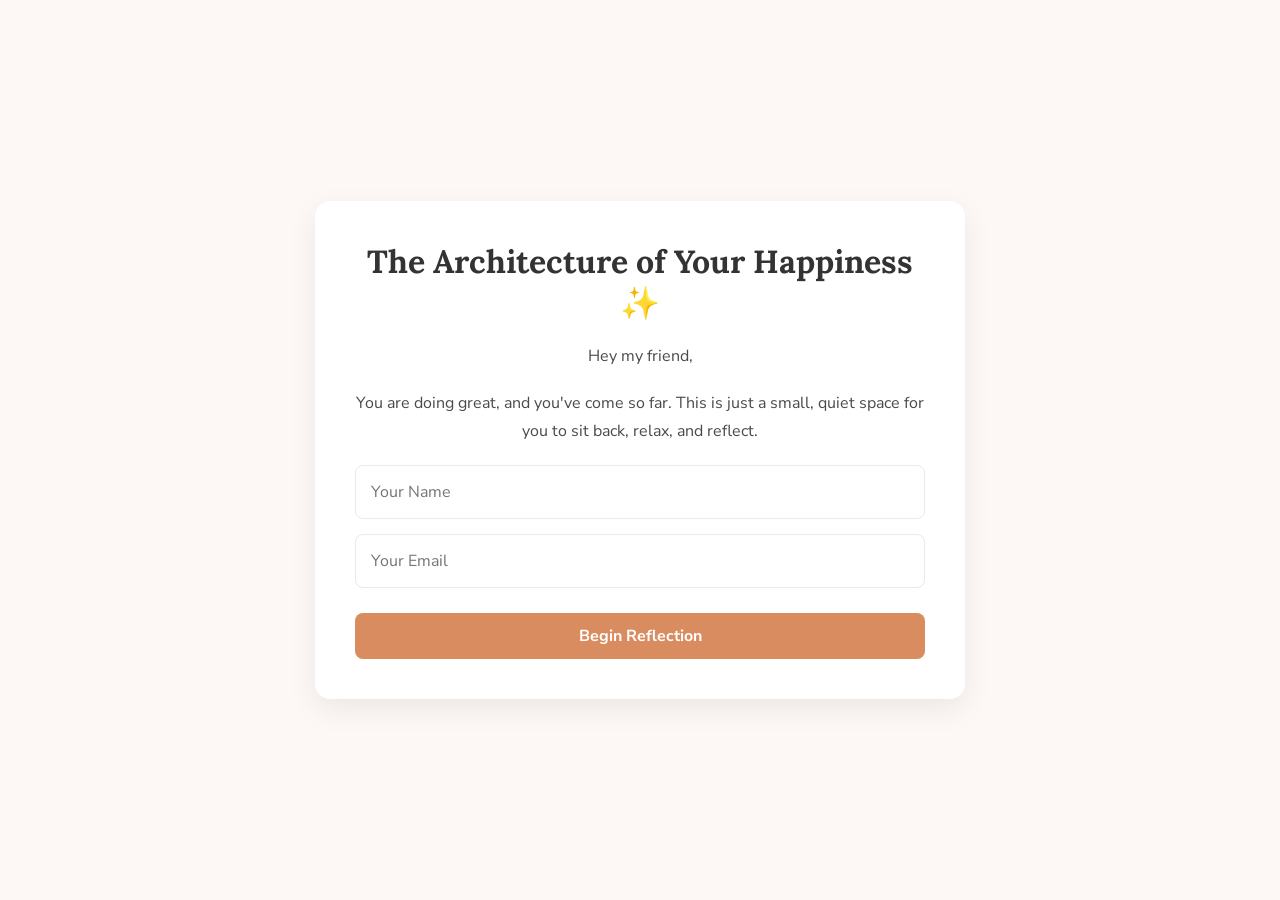
<file: index.html>
<!DOCTYPE html>
<html lang="en">
<head>
    <meta charset="UTF-8">
    <meta name="viewport" content="width=device-width, initial-scale=1.0">
    <title>The Architecture of Your Happiness</title>
    <link rel="stylesheet" href="style.css">
    <link rel="preconnect" href="https://fonts.googleapis.com">
    <link rel="preconnect" href="https://fonts.gstatic.com" crossorigin>
    <link href="https://fonts.googleapis.com/css2?family=Lora:ital,wght@0,400;0,700;1,400&family=Nunito+Sans:wght@400;700&display=swap" rel="stylesheet">
</head>
<body>

    <!-- Netlify form -->
    <form name="reflections" id="reflection-form" method="POST" data-netlify="true" netlify-honeypot="bot-field">
        
        <!-- Required hidden fields -->
        <input type="hidden" name="form-name" value="reflections" />
        <p class="hidden">
          <label>Don’t fill this out if you’re human: <input name="bot-field" /></label>
        </p>

        <div class="container">
            <!-- Intro Screen -->
            <div id="intro-screen" class="card active">
                <h1>The Architecture of Your Happiness ✨</h1>
                <p>Hey my friend,</p>
                <p>You are doing great, and you've come so far. This is just a small, quiet space for you to sit back, relax, and reflect.</p>
                
                <input type="text" id="user-name" name="name" placeholder="Your Name" required>
                <input type="email" id="user-email" name="email" placeholder="Your Email" required>
                
                <button id="start-btn" type="button">Begin Reflection</button>
            </div>

            <!-- Questionnaire Screen -->
            <div id="questionnaire-screen" class="card">
                <div class="progress-bar">
                    <div id="progress-bar-inner"></div>
                </div>
                <h2 id="question-title">Question Title</h2>
                <p id="question-text">This is where the question text will go.</p>
                <textarea id="answer-textarea" placeholder="Your thoughts..."></textarea>
                <div class="navigation">
                    <button id="prev-btn" type="button">Previous</button>
                    <button id="next-btn" type="button">Next</button> 
                </div>
            </div>

            <!-- Completion Screen -->
            <div id="completion-screen" class="card">
                <h1>Thank You ✨</h1>
                <p>Your reflections have been sent.</p>
                <p>I'm so grateful you took this time to share a piece of your world with me.</p>
            </div>
            
            <!-- Hidden answers field (populated by JS) -->
            <textarea name="All Answers" id="all-answers-hidden-input" style="display:none;"></textarea>
        </div>
    </form>

    <!-- Dummy hidden form to guarantee Netlify registers it at build time -->
    <form name="reflections" netlify hidden>
        <input type="text" name="name">
        <input type="email" name="email">
        <textarea name="All Answers"></textarea>
    </form>
    
    <script src="script.js"></script>
</body>
</html>
</file>
<file: style.css>
.hidden {
    display: none;
}

:root {
    --bg-color: #FDF8F5;
    --card-bg-color: #FFFFFF;
    --text-color: #4A4A4A;
    --heading-color: #333333;
    --accent-color: #D98C60;
    --accent-hover-color: #C77A4F;
    --border-color: #EAEAEA;
    --font-heading: 'Lora', serif;
    --font-body: 'Nunito Sans', sans-serif;
}

* { box-sizing: border-box; margin: 0; padding: 0; }
body { font-family: var(--font-body); background-color: var(--bg-color); color: var(--text-color); display: flex; justify-content: center; align-items: center; min-height: 100vh; padding: 20px; }
.container { width: 100%; max-width: 650px; text-align: center; }
.card { background-color: var(--card-bg-color); border-radius: 15px; box-shadow: 0 10px 30px rgba(0, 0, 0, 0.07); padding: 40px; display: none; }
.card.active { display: block; }
h1, h2 { font-family: var(--font-heading); color: var(--heading-color); margin-bottom: 20px; }
p { line-height: 1.7; margin-bottom: 20px; }
input[type="text"], input[type="email"] { width: 100%; border: 1px solid var(--border-color); border-radius: 8px; padding: 15px; font-family: var(--font-body); font-size: 16px; margin-bottom: 15px; }
input[type="text"]:focus, input[type="email"]:focus { outline: 2px solid var(--accent-color); border-color: transparent; }
.progress-bar { width: 100%; height: 8px; background-color: var(--border-color); border-radius: 4px; margin-bottom: 30px; overflow: hidden; }
#progress-bar-inner { width: 0%; height: 100%; background-color: var(--accent-color); transition: width 0.3s ease-in-out; }
textarea { width: 100%; min-height: 150px; border: 1px solid var(--border-color); border-radius: 8px; padding: 15px; font-family: var(--font-body); font-size: 16px; margin-top: 20px; resize: vertical; }
textarea:focus { outline: 2px solid var(--accent-color); border-color: transparent; }
.navigation { display: flex; justify-content: space-between; margin-top: 30px; }
button { background-color: var(--accent-color); color: white; border: none; padding: 12px 25px; border-radius: 8px; font-size: 16px; font-family: var(--font-body); font-weight: 700; cursor: pointer; transition: background-color 0.2s; }
button:hover { background-color: var(--accent-hover-color); }
#prev-btn { background-color: #EAEAEA; color: #4A4A4A; }
#prev-btn:hover { background-color: #DCDCDC; }
#start-btn { width: 100%; margin-top: 10px; }
</file>
